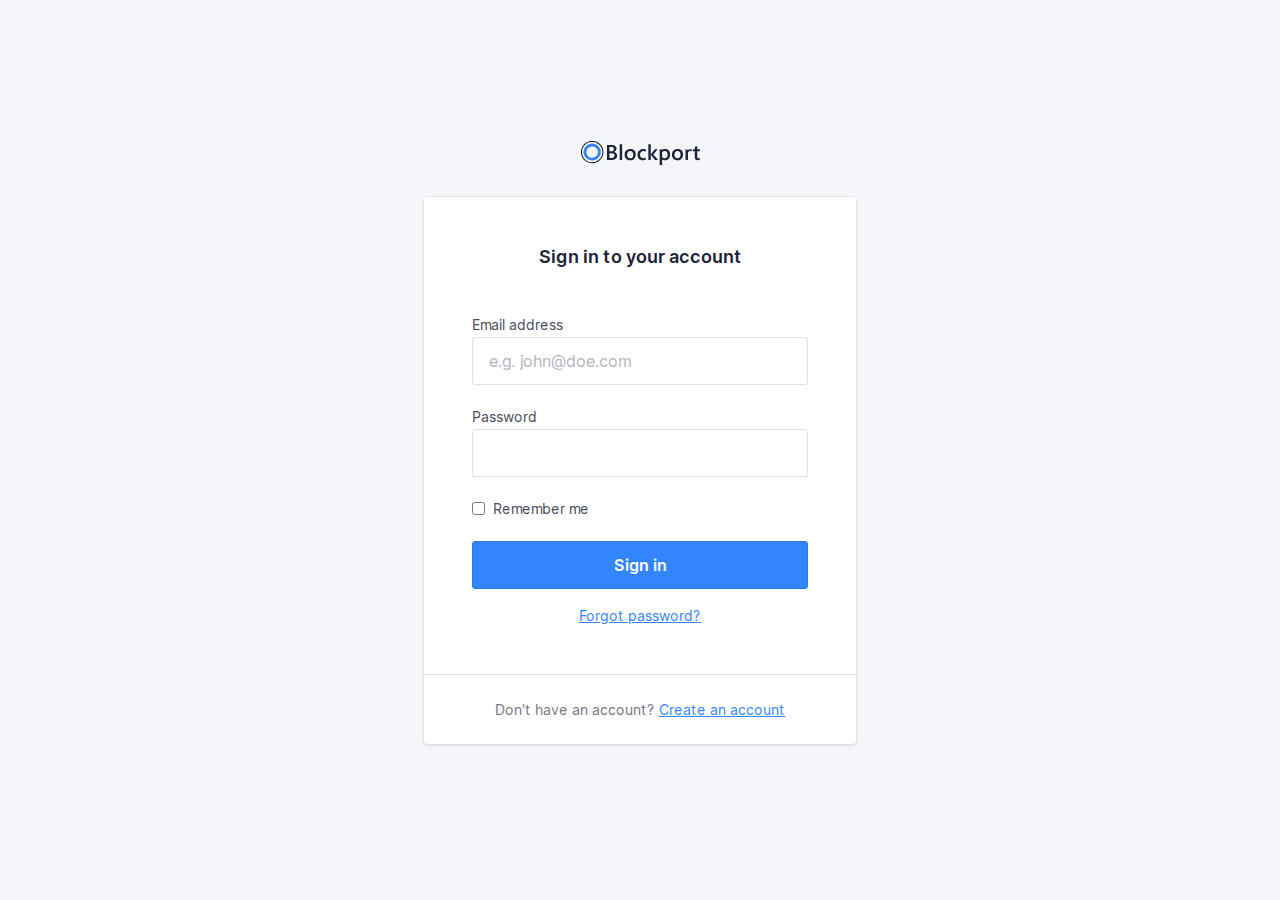
<file: index.html>
<!doctype html>
<html lang="en">

<head>
    <meta charset="utf-8">
    <meta http-equiv="x-ua-compatible" content="ie=edge">
    <title>Blockport - Sign in</title>
    <meta name="description" content="This is my HTML5 boilerplate.">
    <meta name="viewport" content="width=device-width, initial-scale=1.0">
    <meta name="msapplication-TileColor" content="#3385FF">
    <meta name="theme-color" content="#3385FF">

    <link rel="apple-touch-icon" sizes="180x180" href="apple-touch-icon.png">
    <link rel="icon" type="image/png" sizes="32x32" href="favicon-32x32.png">
    <link rel="icon" type="image/png" sizes="16x16" href="favicon-16x16.png">
    <link rel="manifest" href="site.webmanifest">
    <link rel="mask-icon" href="safari-pinned-tab.svg" color="#3385FF">

    <link rel="stylesheet" href="css/normalize.css">
    <link rel="stylesheet" href="css/screen.css">
</head>

<body>
    <section class="o-row o-row--lg o-row--login">
        <div class="o-container u-max-width-xs">
            <h1 class="c-logo">
                <svg class="c-logo__symbol" viewBox="0 0 119 24" xmlns="http://www.w3.org/2000/svg">
                    <title>Blockport</title>
                    <path class="c-logo__path c-logo__path--1"
                        d="M25.9496128,18.9917356 L25.9496128,4.04231406 L30.7396633,4.04231406 C32.19945,4.04231406 33.3560606,4.35834712 34.2094949,4.99041321 C35.0252057,5.55089835 35.5052521,6.4769114 35.4896465,7.4598347 C35.5056187,8.25676883 35.2485893,9.03557965 34.7604209,9.6694215 C34.2511175,10.3119823 33.5500641,10.7791057 32.7570539,11.0042975 L32.7570539,11.0459504 C33.6957957,11.1207168 34.5764055,11.5260387 35.2392256,12.1884297 C35.8602694,12.8310744 36.1707912,13.6667769 36.1707912,14.6955372 C36.1979832,15.9155062 35.6268682,17.0730015 34.6382155,17.8016529 C33.6205051,18.5950413 32.3363468,18.9917356 30.7857407,18.9917356 L25.9496128,18.9917356 Z M41.1511616,18.9918689 L38.6990404,18.9918689 L38.6990404,3.18727869 L41.1511616,3.18727869 L41.1511616,18.9918689 Z M49.1105387,19.2396694 C47.4477441,19.2396694 46.1195118,18.741157 45.1258418,17.7441322 C44.1321717,16.7471074 43.6360046,15.4247934 43.6373401,13.7771901 C43.6373401,11.9841322 44.1548767,10.5838017 45.1899495,9.57619833 C46.2250223,8.56859504 47.6200337,8.06479338 49.3749832,8.06479338 C51.0591469,8.06479338 52.3720202,8.55471073 53.3136027,9.53454547 C54.2551852,10.5143802 54.7226376,11.8730579 54.7159596,13.6105785 C54.7159596,15.313719 54.2091077,16.677686 53.195404,17.7024794 C52.1817003,18.7272727 50.8200787,19.2396694 49.1105387,19.2396694 Z M64.9231145,18.4998347 C63.986548,19.011405 62.9292595,19.2667693 61.8599663,19.2396694 C60.2572727,19.2396694 58.9657689,18.7444628 57.9854545,17.7540496 C57.0051402,16.7636364 56.5136477,15.4796694 56.5109764,13.9021488 C56.5109764,12.1434711 57.0385299,10.7312397 58.0936364,9.66545453 C59.1487429,8.59966942 60.5611166,8.0661157 62.3307576,8.06479338 C63.2258904,8.04636779 64.1144193,8.22027864 64.9351347,8.57454547 L64.9351347,10.8277686 C64.2490961,10.2941313 63.4035149,10.0011171 62.5310943,9.99471073 C61.5738178,9.96365776 60.6492491,10.3415166 59.9928283,11.0320661 C59.3330526,11.7236364 59.003165,12.6287603 59.003165,13.747438 C59.003165,14.8661157 59.3136869,15.7381818 59.9347306,16.3636364 C60.5557744,17.0023141 61.3891751,17.3216529 62.4349327,17.3216529 C63.3470917,17.3090469 64.2260005,16.9806241 64.9191077,16.3933884 L64.9191077,18.4998347 L64.9231145,18.4998347 Z M77.1256229,18.9918689 L74.0304209,18.9918689 L69.8393771,13.8605902 L69.7973064,13.8605902 L69.7973064,18.9918689 L67.3451852,18.9918689 L67.3451852,3.18727869 L69.7973064,3.18727869 L69.7973064,13.2039344 L69.8393771,13.2039344 L73.7980303,8.31462295 L76.7349663,8.31462295 L72.2814815,13.4718689 L77.1256229,18.9918689 Z M118.81569,18.8747107 C118.223016,19.1343064 117.578072,19.2557712 116.930522,19.2297521 C114.839007,19.2297521 113.793249,18.2380165 113.793249,16.2545455 L113.793249,10.2128926 L111.990219,10.2128926 L111.990219,8.31669423 L113.793249,8.31669423 L113.793249,5.84528927 L116.235354,5.15702479 L116.235354,8.31669423 L118.81569,8.31669423 L118.81569,10.2128926 L116.235354,10.2128926 L116.235354,15.5504132 C116.235354,16.1824793 116.351549,16.6340496 116.583939,16.905124 C116.81633,17.1761983 117.202312,17.3084298 117.741886,17.3018182 C118.130518,17.3099664 118.50999,17.1844984 118.81569,16.9467769 L118.81569,18.8647934 L118.81569,18.8747107 Z M109.678333,8.12826445 C110.052664,8.12904551 110.426384,8.1582218 110.796212,8.21553718 L110.796212,10.2961983 C110.392833,10.129817 109.958979,10.0480952 109.522071,10.0561983 C108.65244,10.0185786 107.815007,10.3854441 107.258266,11.0479339 C107.143588,11.1960713 107.043624,11.3548242 106.959764,11.5219835 L106.959764,18.9917356 L104.519663,18.9917356 L104.519663,8.37818184 L106.959764,8.66776859 L106.959764,8.67768594 C107.814579,8.30025824 108.742499,8.11272598 109.678333,8.12826445 Z M96.4320707,19.2396694 C94.7692761,19.2396694 93.4410438,18.741157 92.4473737,17.7441322 C91.4537037,16.7471074 90.9575366,15.4247934 90.9588721,13.7771901 C90.9588721,11.9841322 91.4764087,10.5838017 92.5114815,9.57619833 C93.5465543,8.56859504 94.9415657,8.06479338 96.6965152,8.06479338 C98.3806789,8.06479338 99.6935522,8.55471073 100.635135,9.53454547 C101.576717,10.5143802 102.04417,11.8730579 102.037492,13.6105785 C102.037492,15.313719 101.53064,16.677686 100.516936,17.7024794 C99.5032323,18.7272727 98.1416107,19.2396694 96.4320707,19.2396694 Z M87.7494781,9.53454547 C88.6883893,10.5157025 89.1578451,11.873719 89.1578451,13.608595 C89.1591806,15.3117355 88.6523287,16.6757025 87.6372896,17.7004959 C86.6222504,18.7252892 85.258625,19.2376859 83.5464141,19.2376859 C82.7065422,19.2489838 81.8737089,19.0847473 81.1023064,18.7557025 L81.1023064,23.8968595 L78.6622054,23.8968595 L78.6622054,8.31471073 L81.1023064,8.60429752 C81.9552279,8.23296681 82.8792553,8.04891403 83.8108586,8.06479338 C85.5017003,8.06479338 86.8145736,8.55471073 87.7494781,9.53454547 Z M96.5422559,9.99471073 C95.6726247,9.95709108 94.8351921,10.3239565 94.2784512,10.9864463 C93.7241864,11.6476033 93.4470539,12.5580165 93.4470539,13.7176859 C93.4470539,14.8363636 93.7275253,15.7170248 94.288468,16.3596694 C94.8529651,17.0028668 95.6823515,17.3568733 96.5422559,17.3216529 C97.5038721,17.3216529 98.2424466,17.0056198 98.7579798,16.3735537 C99.273513,15.7414876 99.5366216,14.8416529 99.5473064,13.6740496 C99.5473064,12.4998347 99.28954,11.5927273 98.7740067,10.9527273 C98.2584735,10.3127273 97.5145568,9.99338845 96.5422559,9.99471073 Z M28.4438047,6.03570248 L28.4438047,10.286281 L30.0645286,10.286281 C30.9353255,10.286281 31.6178058,10.0833058 32.1119697,9.67735538 C32.6061335,9.27140494 32.8532155,8.69619836 32.8532155,7.95173555 C32.8532155,6.67305785 31.9897643,6.03371902 30.262862,6.03371902 L28.4418013,6.03371902 L28.4438047,6.03570248 Z M28.4438047,12.2796694 L28.4438047,17.0082644 L30.5813973,17.0082644 C31.5163019,17.0082644 32.237514,16.7947108 32.7450337,16.3676033 C33.2602043,15.9259125 33.5416601,15.2742418 33.5083165,14.6003306 C33.5083165,13.0505785 32.4238271,12.2757025 30.2548485,12.2757025 L28.4518182,12.2757025 L28.4438047,12.2796694 Z M49.226734,9.99471073 C48.3571028,9.95709108 47.5196702,10.3239565 46.9629293,10.9864463 C46.4086646,11.6476033 46.131532,12.5580165 46.131532,13.7176859 C46.131532,14.8363636 46.4120034,15.7170248 46.9729461,16.3596694 C47.5370578,17.0036033 48.3664998,17.3583638 49.226734,17.3236364 C50.1883502,17.3236364 50.9269247,17.0076033 51.4424579,16.3755372 C51.9579912,15.7434711 52.2157576,14.8436364 52.2157576,13.6760331 C52.2157576,12.5018182 51.9579912,11.5947107 51.4424579,10.9547107 C50.9269247,10.3147108 50.1883502,9.99471073 49.226734,9.99471073 Z M85.8803367,16.3735537 C86.3958699,15.738843 86.6543043,14.8390083 86.6556397,13.6740496 C86.6556397,12.4985124 86.3978733,11.591405 85.8823401,10.9527273 C85.3668068,10.3140496 84.6282323,9.99471073 83.6666162,9.99471073 C82.796985,9.95709108 81.9595523,10.3239565 81.4028114,10.9864463 C81.2895823,11.124335 81.1896456,11.2724196 81.1043098,11.4287603 L81.1043098,15.9153719 C81.6149937,16.8312057 82.6094895,17.3774459 83.6646128,17.3216529 C84.626229,17.3216529 85.3648035,17.0056198 85.8803367,16.3735537 Z">
                    </path>
                    <path class="c-logo__path c-logo__path--2"
                        d="M11.1988215,19.5867769 C7.72899435,19.5891833 4.59940205,17.5218316 3.26949789,14.3488101 C1.93959376,11.1757885 2.67130845,7.5220381 5.12341434,5.09144786 C7.57552021,2.66085764 11.2650639,1.93214337 14.4714645,3.24513351 C17.6778651,4.55812363 19.7696074,7.65421885 19.771229,11.0895868 C19.7679239,15.7772288 15.9334776,19.5780304 11.1988215,19.5867769 Z M11.1988215,5.38314051 C8.86509736,5.38073339 6.75988968,6.77093308 5.86550131,8.90506387 C4.97111293,11.0391947 5.46382249,13.496632 7.11372873,15.1307206 C8.76363496,16.7648092 11.2455511,17.2534798 13.4013998,16.3687158 C15.5572486,15.4839518 16.962125,13.4001349 16.9605051,11.0895868 C16.9572,7.93949107 14.3805102,5.38572999 11.1988215,5.37917355 L11.1988215,5.38314051 Z">
                    </path>
                    <path class="c-logo__path c-logo__path--3"
                        d="M21.2917845,15.8796694 C21.3118182,15.8380165 21.3358586,15.8023141 21.3558923,15.7606612 C22.6443671,13.0744887 22.7786498,9.98607785 21.7280964,7.20021549 C20.6775431,4.41435317 18.5317957,2.16875244 15.7805219,0.975867769 L15.7805219,0.96 C15.6683333,0.910413222 15.5541414,0.874710744 15.4419529,0.82909091 C15.2937037,0.767603308 15.1434512,0.710082645 14.9931987,0.656528927 C14.792862,0.583140496 14.5925253,0.517685949 14.378165,0.458181816 C14.2319192,0.414545453 14.0856734,0.374876033 13.9394276,0.337190082 C13.7203928,0.281652893 13.501358,0.23338843 13.2823232,0.192396694 C13.1480976,0.16661157 13.0138721,0.144793388 12.8816498,0.124958678 C12.6546016,0.0905785125 12.4275533,0.0634710744 12.2005051,0.0436363637 C12.0762963,0.0337190082 11.9500842,0.0238016529 11.8258754,0.0178512397 C11.5881425,0.00462809917 11.3510774,-0.000661157024 11.1146801,0.00198347107 C10.988468,0.00198347107 10.8622559,0.00198347107 10.7380471,0.0119008265 C10.5076599,0.0218181818 10.2792761,0.0376859504 10.0528956,0.0614876034 C9.9146633,0.0753719009 9.77843434,0.0932231406 9.64220539,0.113057851 C9.44186869,0.142809918 9.22350168,0.176528926 9.01715488,0.218181818 C8.86089226,0.249917356 8.70462963,0.283636364 8.548367,0.321322314 C8.39210438,0.359008265 8.18575758,0.412561983 8.00745791,0.466115701 C7.82915825,0.519669423 7.65286195,0.577190081 7.47656566,0.638677688 C7.30026936,0.70016529 7.17405724,0.747768594 7.02580808,0.807272727 C6.82547138,0.884628098 6.63715488,0.969917355 6.44483165,1.05719008 C6.31861953,1.11471074 6.19441077,1.17421488 6.07220539,1.23768595 C5.87186869,1.34082644 5.67153199,1.45190082 5.47119529,1.56694215 C5.36301347,1.63041322 5.25683502,1.69586777 5.15065657,1.76528926 C4.95165543,1.89752066 4.75666107,2.02975207 4.5656734,2.16198347 C4.46416949,2.23603306 4.36400114,2.31140496 4.26516835,2.38809918 C4.07952302,2.52958678 3.89721661,2.67834711 3.71824916,2.83438017 C3.61607744,2.92363636 3.51791246,3.0168595 3.41774411,3.11008265 C3.25747475,3.26347108 3.10121212,3.42214876 2.94895623,3.5861157 C2.84678451,3.69719008 2.74861953,3.81024794 2.64845118,3.92528926 C2.51021886,4.08793389 2.37599327,4.25454547 2.24777778,4.42512397 C2.15161616,4.55206611 2.05946128,4.68099175 1.96930976,4.82181816 C1.90119529,4.92099175 1.82506734,5.0201653 1.75895623,5.11537188 C1.69284512,5.2105785 1.65878788,5.29190081 1.60670034,5.37917355 C1.53457912,5.49818184 1.46446128,5.61917355 1.40636364,5.74214876 C1.28415825,5.96231406 1.16796296,6.18446282 1.06178451,6.40859504 C1.02372054,6.44826445 0.995673401,6.49586778 0.981649832,6.54148761 C0.967626263,6.58710744 0.939579125,6.65454547 0.915538721,6.71008265 C0.808692479,6.95471075 0.711863077,7.20132232 0.625050505,7.44991735 C0.588989899,7.55438018 0.55426487,7.65884298 0.520875421,7.76330577 C0.444747475,8.00528927 0.377968575,8.24793388 0.320538721,8.49123966 C0.291156005,8.61157023 0.263776655,8.73190084 0.238400673,8.85223141 C0.191655443,9.07966942 0.152255892,9.30710742 0.12020202,9.53454547 C0.10016835,9.67338842 0.0821380471,9.81024795 0.0681144781,9.9490909 C0.0460774411,10.1613223 0.0320538721,10.3715703 0.022037037,10.5838017 C0.022037037,10.7365289 0.010016835,10.8872727 0.010016835,11.04 C0.010016835,11.2383471 0.010016835,11.4366942 0.026043771,11.6350413 C0.026043771,11.7917356 0.0440740741,11.9484297 0.0580976431,12.105124 C0.0761279461,12.3034711 0.104175084,12.5018182 0.132222222,12.7001653 C0.146245791,12.8429752 0.18030303,13.0036364 0.2003367,13.1543802 C0.238400673,13.3527273 0.286481481,13.5510744 0.336565657,13.7494215 C0.380639731,13.8961983 0.406683502,14.0330579 0.446750842,14.1758678 C0.506851852,14.3742149 0.576969697,14.5844628 0.647087542,14.7867769 C0.693164983,14.9157025 0.739242424,15.0446281 0.789326599,15.1715703 C0.871464646,15.3699174 0.963619529,15.5801653 1.05777778,15.7804959 C1.11387205,15.8995041 1.16996633,16.0185124 1.23006734,16.1355372 C1.33223906,16.3338843 1.44242424,16.5322314 1.55461279,16.7166942 C1.62473064,16.8357025 1.69484848,16.9527273 1.76897306,17.0677686 C1.88316498,17.2442975 2.00537037,17.4168595 2.12957912,17.587438 C2.21973064,17.7123967 2.31188552,17.8353719 2.40804714,17.9563636 C2.50420875,18.0773554 2.65646465,18.2519008 2.78468013,18.3966942 C2.91289562,18.5414876 3.02308081,18.6644628 3.14929293,18.7933884 C3.27550505,18.9223141 3.3876936,19.027438 3.51190236,19.1424794 C3.63611111,19.2575206 3.81841751,19.4241322 3.98069024,19.5590082 C4.09287879,19.6522314 4.20907407,19.7434711 4.32727273,19.8327273 C4.50957912,19.9735537 4.69388889,20.1084297 4.88621212,20.2294215 C4.9362963,20.2631405 4.98037037,20.3008265 5.03045455,20.3345455 C7.52290169,21.989742 10.5859073,22.5756212 13.5217147,21.9587191 C16.4575222,21.3418171 19.0161165,19.5746694 20.6146465,17.0598347 L20.6266667,17.0598347 C20.6647306,17.0003306 20.6947811,16.9368595 20.7328451,16.8753719 C20.8149832,16.7424794 20.8911111,16.6036364 20.9692424,16.4647934 C21.0854377,16.2763636 21.1936195,16.08 21.2917845,15.8796694 Z M6.96771044,20.4198347 C6.40765296,20.1694737 5.87129224,19.8701033 5.36501684,19.5252893 C5.18671717,19.4042975 5.01442761,19.2773554 4.84614478,19.1464463 C4.73996633,19.065124 4.63378788,18.9818182 4.53161616,18.8965289 C4.38136364,18.7715703 4.23912458,18.6406612 4.09888889,18.5097521 C3.9586532,18.378843 3.87451178,18.2995041 3.76632997,18.1884297 C3.65814815,18.0773554 3.53794613,17.9444628 3.42976431,17.8214876 C3.32158249,17.6985124 3.19737374,17.5557025 3.08718855,17.4247934 C2.97700337,17.2938843 2.91489899,17.1986777 2.83075758,17.0836364 C2.71656566,16.9249587 2.60237374,16.766281 2.49819865,16.6036364 C2.43008418,16.4965289 2.36597643,16.3894215 2.29786195,16.2803306 C2.19368687,16.1038017 2.09752525,15.9252893 1.9973569,15.7447934 C1.94126263,15.6376859 1.89117845,15.528595 1.83909091,15.4195041 C1.7609596,15.2231405 1.67681818,15.0386777 1.60069024,14.8482644 C1.55461279,14.7332231 1.51454545,14.6161983 1.47247475,14.501157 C1.40436027,14.3127273 1.34025253,14.1242975 1.28415825,13.9319008 C1.24609428,13.8029752 1.2140404,13.6760331 1.18198653,13.5490909 C1.13590909,13.3626446 1.09183502,13.1761983 1.05577441,12.9897521 C1.02973064,12.8429752 1.0076936,12.7140496 0.981649832,12.5771901 C0.953602694,12.3927273 0.92956229,12.2082644 0.911531987,12.0218182 C0.897508418,11.8809918 0.889494949,11.7401653 0.881481481,11.5993388 C0.881481481,11.4109091 0.865454545,11.2224794 0.865454545,11.0340496 C0.865454545,10.8971901 0.865454545,10.7603306 0.877474747,10.6254545 C0.877474747,10.4271074 0.899511785,10.2287603 0.919545455,10.0304132 C0.931565657,9.90743803 0.94959596,9.78247936 0.965622896,9.65950414 C0.995673401,9.44528927 1.03173401,9.23107436 1.07580808,9.01884299 C1.09784512,8.91173555 1.12188552,8.80462812 1.14792929,8.69950414 C1.20402357,8.47074382 1.27080247,8.24330577 1.34826599,8.01719009 C1.37764871,7.9246281 1.408367,7.83206612 1.44042088,7.73950414 C1.52189113,7.50545453 1.61204265,7.2740496 1.71087542,7.04528927 C1.75094276,6.95206611 1.7910101,6.86082645 1.83508418,6.76958679 C1.93525253,6.55537188 2.03542088,6.3490909 2.15762626,6.14479338 C2.21973064,6.03570248 2.27983165,5.92661158 2.34594276,5.81752064 C2.45412458,5.63900825 2.5683165,5.46644628 2.68651515,5.29586778 C2.7686532,5.17685949 2.85279461,5.0598347 2.93893939,4.94479338 C3.06047699,4.7847934 3.18602133,4.62876031 3.31557239,4.47669423 C3.40505612,4.36826447 3.49520763,4.26710742 3.58602694,4.17322312 C3.73026936,4.01983471 3.87718294,3.86842975 4.02676768,3.71900826 C4.11491582,3.63438017 4.20506734,3.55173554 4.29722222,3.47107438 C4.46016275,3.32694215 4.62710998,3.18809917 4.79806397,3.05454545 C4.88754769,2.98446281 4.978367,2.91834711 5.07052189,2.85619835 C5.24815375,2.72396694 5.42912458,2.60099173 5.61343434,2.48727273 C5.71093152,2.42512397 5.80909651,2.36561983 5.90792929,2.30876033 C6.09090349,2.20165289 6.27654882,2.09983471 6.46486532,2.00330579 C6.57705387,1.94644628 6.69057799,1.89157025 6.80543771,1.83867769 C6.98306957,1.75669422 7.16203704,1.67933884 7.34234007,1.60661157 C7.47589785,1.55239669 7.61413018,1.50082645 7.75703704,1.45190082 C7.91864196,1.39504132 8.08225029,1.34214876 8.24786195,1.29322314 C8.41347361,1.24429752 8.57975307,1.2 8.74670034,1.16033058 C8.8896072,1.12595041 9.03318182,1.09421488 9.17742424,1.06512397 C9.36841191,1.02677686 9.56073514,0.994380165 9.75439394,0.967933885 C9.87993826,0.950743802 10.0061504,0.934876033 10.1330303,0.920330577 C10.3440516,0.899173554 10.5557407,0.883966942 10.7680976,0.874710744 L11.1126768,0.874710744 C11.3317116,0.874710744 11.5514141,0.880000001 11.7717845,0.890578513 L12.1143603,0.914380167 C12.3307239,0.932892563 12.5464197,0.958677687 12.7614478,0.991735538 C12.8829854,1.01024793 13.004523,1.0307438 13.1260606,1.05322314 C13.330404,1.09157025 13.5347475,1.13652893 13.7390909,1.18809918 C13.8713131,1.22181818 14.0035354,1.25752066 14.1397643,1.29719008 C14.3320875,1.35404959 14.523743,1.41619835 14.7147306,1.48363636 C14.8509596,1.53322314 14.9851852,1.58479339 15.115404,1.64033058 C17.755199,2.69780719 19.8336285,4.79210648 20.8551251,7.42387715 C21.8766218,10.0556478 21.7496417,12.9890377 20.5044613,15.5246281 C20.4123064,15.7229752 20.3041246,15.8975206 20.207963,16.08 C20.1378451,16.2029752 20.0697306,16.3279339 19.9956061,16.4489256 C17.2731751,20.8198837 11.7011151,22.517402 6.96771044,20.4178512 L6.96771044,20.4198347 Z">
                    </path>
                </svg>
            </h1>
            <form class="c-card" action="#">
                <div class="c-card__body">
                    <h2 class="c-card__title">
                        Sign in to your account
                    </h2>
                    <p class="c-form-field">
                        <label class="c-label" for="username">
                            Email address
                        </label>
                        <input class="c-input" type="email" name="username" id="username"
                            placeholder="e.g. john@doe.com" required>
                    </p>
                    <p class="c-form-field">
                        <label class="c-label" for="password">
                            Password
                        </label>
                        <input class="c-input" type="password" name="password" id="password" required>
                    </p>
                    <p class="c-form-field c-form-field--option">
                        <input class="c-option" type="checkbox" id="rememberme">
                        <label class="c-label c-label--option" for="rememberme">
                            Remember me
                        </label>
                    </p>
                    <p class="u-mb-md">
                        <!-- Input type button
                                <input type="submit" class="o-button-reset c-button" value="Sign in"/>
                            -->
                        <!-- Button -->
                        <button class="o-button-reset c-button">Sign in</button>
                    </p>
                    <p class="u-text-sm u-align-text-center">
                        <a href="#!">
                            Forgot password?
                        </a>
                    </p>
                </div>
                <div class="c-card__footer">
                    <p class="u-align-text-center u-text-sm u-color-neutral-dark">
                        Don't have an account? <a href="#">Create an account</a>
                    </p>
                </div>
            </form>

        </div>
    </section>
</body>

</html>
</file>
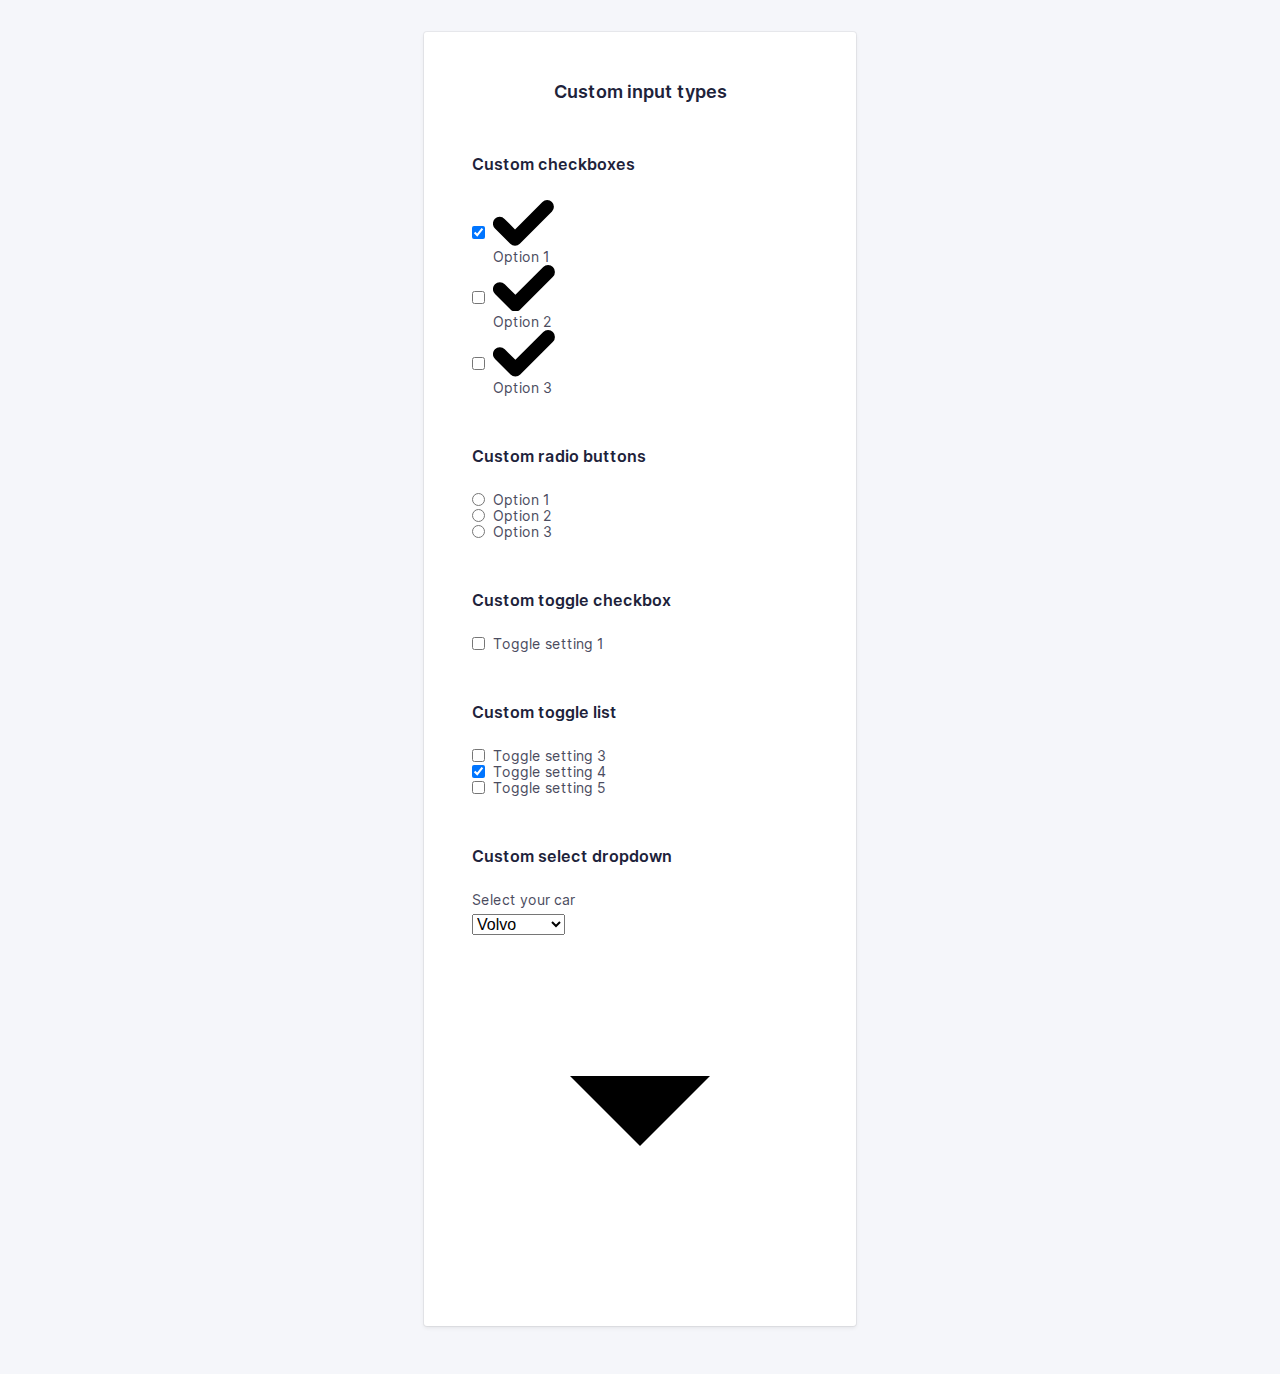
<file: inputs.html>
<!doctype html>
<html lang="en">
    <head>
        <meta charset="utf-8">
        <meta http-equiv="x-ua-compatible" content="ie=edge">
        <title>Blockport - Custom input types</title>
        <meta name="description" content="This is my HTML5 boilerplate.">
        <meta name="viewport" content="width=device-width, initial-scale=1.0">
        <meta name="msapplication-TileColor" content="#3385FF">
        <meta name="theme-color" content="#3385FF">

        <link rel="apple-touch-icon" sizes="180x180" href="apple-touch-icon.png">
        <link rel="icon" type="image/png" sizes="32x32" href="favicon-32x32.png">
        <link rel="icon" type="image/png" sizes="16x16" href="favicon-16x16.png">
        <link rel="manifest" href="site.webmanifest">
        <link rel="mask-icon" href="safari-pinned-tab.svg" color="#3385FF">

        <link rel="stylesheet" href="css/normalize.css">
        <link rel="stylesheet" href="css/screen.css">
        <script type="text/javascript">
            function togglePassword() {
                var passwordInput = document.querySelector(".js-password-input");

                if (passwordInput.type === "password") {
                    passwordInput.type = "text";
                } else {
                    passwordInput.type = "password";
                }
            }
        </script>
    </head>
    <body>
        <section class="o-row o-row--lg o-row--login o-row--beta">
            <div class="o-container u-max-width-xs">
                <form class="c-card" action="#">
                    <div class="c-card__body">
                        <h2 class="c-card__title">
                            Custom input types
                        </h2>
                        <div class="o-section">
                            <!-- Custom checkboxes -->
                            <h5>
                                Custom checkboxes
                            </h5>
                            <ul class="o-list c-option-list">
                                <li class="c-form-field c-form-field--option c-option-list__item">
                                    <input class="c-option c-option--hidden" type="checkbox" id="checkbox1" checked>
                                    <label class="c-label c-label--option c-custom-option" for="checkbox1">
                                        <span class="c-custom-option__fake-input c-custom-option__fake-input--checkbox">
                                            <svg class="c-custom-option__symbol" xmlns="http://www.w3.org/2000/svg" viewBox="0 0 9 6.75">
                                                <path d="M4.75,9.5a1,1,0,0,1-.707-.293l-2.25-2.25A1,1,0,1,1,3.207,5.543L4.75,7.086,8.793,3.043a1,1,0,0,1,1.414,1.414l-4.75,4.75A1,1,0,0,1,4.75,9.5" transform="translate(-1.5 -2.75)"/>
                                            </svg>
                                        </span>
                                        Option 1
                                    </label>
                                </li>
                                <li class="c-form-field c-form-field--option c-option-list__item">
                                    <input class="c-option c-option--hidden" type="checkbox" id="checkbox2">
                                    <label class="c-label c-label--option c-custom-option" for="checkbox2">
                                        <span class="c-custom-option__fake-input c-custom-option__fake-input--checkbox">
                                            <svg class="c-custom-option__symbol" xmlns="http://www.w3.org/2000/svg" viewBox="0 0 9 6.75">
                                                <path d="M4.75,9.5a1,1,0,0,1-.707-.293l-2.25-2.25A1,1,0,1,1,3.207,5.543L4.75,7.086,8.793,3.043a1,1,0,0,1,1.414,1.414l-4.75,4.75A1,1,0,0,1,4.75,9.5" transform="translate(-1.5 -2.75)"/>
                                            </svg>
                                        </span>
                                        Option 2
                                    </label>
                                </li>
                                <li class="c-form-field c-form-field--option c-option-list__item">
                                    <input class="c-option c-option--hidden" type="checkbox" id="checkbox3">
                                    <label class="c-label c-label--option c-custom-option" for="checkbox3">
                                        <span class="c-custom-option__fake-input c-custom-option__fake-input--checkbox">
                                            <svg class="c-custom-option__symbol" xmlns="http://www.w3.org/2000/svg" viewBox="0 0 9 6.75">
                                                <path d="M4.75,9.5a1,1,0,0,1-.707-.293l-2.25-2.25A1,1,0,1,1,3.207,5.543L4.75,7.086,8.793,3.043a1,1,0,0,1,1.414,1.414l-4.75,4.75A1,1,0,0,1,4.75,9.5" transform="translate(-1.5 -2.75)"/>
                                            </svg>
                                        </span>
                                        Option 3
                                    </label>
                                </li>
                            </ul>
                        </div>
                        <div class="o-section">
                            <!-- Custom radio buttons -->
                            <h5>
                                Custom radio buttons
                            </h5>
                            <ul class="o-list c-option-list">
                                <li class="c-form-field c-form-field--option c-option-list__item">
                                    <input class="c-option c-option--hidden" type="radio" name="radios" id="radio1">
                                    <label class="c-label c-label--option c-custom-option" for="radio1">
                                        <span class="c-custom-option__fake-input c-custom-option__fake-input--radio">
                                            <span class="c-custom-option__symbol"></span>
                                        </span>
                                        Option 1
                                    </label>
                                </li>
                                <li class="c-form-field c-form-field--option c-option-list__item">
                                    <input class="c-option c-option--hidden" type="radio" name="radios" id="radio2">
                                    <label class="c-label c-label--option c-custom-option" for="radio2">
                                        <span class="c-custom-option__fake-input c-custom-option__fake-input--radio">
                                            <span class="c-custom-option__symbol"></span>
                                        </span>
                                        Option 2
                                    </label>
                                </li>
                                <li class="c-form-field c-form-field--option c-option-list__item">
                                    <input class="c-option c-option--hidden" type="radio" name="radios" id="radio3">
                                    <label class="c-label c-label--option c-custom-option" for="radio3">
                                        <span class="c-custom-option__fake-input c-custom-option__fake-input--radio">
                                            <span class="c-custom-option__symbol"></span>
                                        </span>
                                        Option 3
                                    </label>
                                </li>
                            </ul>
                        </div>
                        <div class="o-section">
                            <!-- Custom toggle checkboxes -->
                            <h5>
                                Custom toggle checkbox
                            </h5>
                            <p class="c-form-field c-form-field--option">
                                <input class="c-option c-option--hidden" type="checkbox" id="toggle1">
                                <label class="c-label c-label--option c-custom-toggle" for="toggle1">
                                    <span class="c-custom-toggle__fake-input">
                                    </span>
                                    Toggle setting 1
                                </label>
                            </p>
                        </div>
                        <div class="o-section">
                            <h5>
                                Custom toggle list
                            </h5>
                            <ul class="o-list c-toggle-list">
                                <li class="c-form-field c-form-field--option c-toggle-list__item">
                                    <input class="c-option c-option--hidden" type="checkbox" id="toggle3">
                                    <label class="c-label c-label--option c-custom-toggle c-custom-toggle--inverted" for="toggle3">
                                        <span class="c-custom-toggle__fake-input">
                                        </span>
                                        Toggle setting 3
                                    </label>
                                </li>
                                <li class="c-form-field c-form-field--option c-toggle-list__item">
                                    <input class="c-option c-option--hidden" type="checkbox" id="toggle4" checked>
                                    <label class="c-label c-label--option c-custom-toggle c-custom-toggle--inverted" for="toggle4">
                                        <span class="c-custom-toggle__fake-input">
                                        </span>
                                        Toggle setting 4
                                    </label>
                                </li>
                                <li class="c-form-field c-form-field--option c-toggle-list__item">
                                    <input class="c-option c-option--hidden" type="checkbox" id="toggle5">
                                    <label class="c-label c-label--option c-custom-toggle c-custom-toggle--inverted" for="toggle5">
                                        <span class="c-custom-toggle__fake-input">
                                        </span>
                                        Toggle setting 5
                                    </label>
                                </li>
                            </ul>
                        </div>
                        <div class="o-section">
                            <!-- Custom select -->
                            <h5>
                                Custom select dropdown
                            </h5>
                            <p class="c-form-field">
                                <label class="c-label" for="select1">
                                    Select your car
                                </label>
                                <span class="c-custom-select">
                                    <select class="c-custom-select__input" class="" name="select1" id="select1">
                                        <option value="volvo">Volvo</option>
                                        <option value="saab">Saab</option>
                                        <option value="mercedes">Mercedes</option>
                                        <option value="audi">Audi</option>
                                    </select>
                                    <svg class="c-custom-select__symbol" xmlns="http://www.w3.org/2000/svg" viewBox="0 0 24 24">
                                        <path d="M7,10l5,5,5-5Z"/>
                                    </svg>
                                </span>
                            </p>
                        </div>
                    </div>
                </form>
            </div>
        </section>
    </body>
</html>
</file>
<file: css/screen.css>
/*------------------------------------*\
#FONTS
\*------------------------------------*/

@font-face {
    font-family: "Inter Web";
    font-weight: 400;
    src: url("../fonts/Inter-Regular.woff2") format("woff2")
}

@font-face {
    font-family: "Inter Web";
    font-weight: 600;
    src: url("../fonts/Inter-SemiBold.woff2") format("woff2")
}

/*------------------------------------*\
#Variables
\*------------------------------------*/

:root {
    /* colors */
    --global-color-alpha-light: #4F95FF;
    --global-color-alpha: #3385FF;
    --global-color-alpha-dark: #2E77E6;
    --global-color-alpha-x-dark: #1B4186;
    --global-color-alpha-transparent: #3385ffbf;
    --global-color-alpha-x-transparent: #3385ff4d;

    --global-color-neutral-xxxx-light: #F5F6FA;
    --global-color-neutral-xxx-light: #E2E3E7;
    --global-color-neutral-xx-light: #caccd4;
    --global-color-neutral-x-light: #b5b6c0;
    --global-color-neutral-light: #a0a1ad;
    --global-color-neutral: #8b8c9a;
    --global-color-neutral-dark: #757787;
    --global-color-neutral-x-dark: #606274;
    --global-color-neutral-xx-dark: #4b4c60;
    --global-color-neutral-xxx-dark: #35374d;
    --global-color-neutral-xxxx-dark: #20223a;

    /* border stuff */
    --global-borderRadius: 3px;
    --global-borderWidth: 1px;

    /* transitions */
    --global-transitionTiming-alpha: .1s ease-out;

    /* Baseline settings */
    --global-baseline: 8px;         
    --global-whitespace: calc(var(--global-baseline) * 3); /* = 24px */

    --global-whitespace-xs: calc(var(--global-baseline) / 2); /* = 4px */
    --global-whitespace-sm: calc(var(--global-baseline) * 1); /*  = 8px */
    --global-whitespace-md: calc(var(--global-baseline) * 2); /*  = 16px */
    --global-whitespace-lg: calc(var(--global-baseline) * 4); /*  = 32px */
    --global-whitespace-xl: calc(var(--global-whitespace) * 2); /*  = 48px */
    --global-whitespace-xxl: calc(var(--global-whitespace) * 3); /*  = 72px */
}

/*------------------------------------*\
#GENERIC
\*------------------------------------*/

/*
    Generic: Page
    ---
    Global page styles + universal box-sizing:
*/

html {
    font-size: 16px;
    line-height: 1.5;
    font-family: "Inter Web", Helvetica, arial, sans-serif;
    color: var(--global-color-neutral-xxxx-dark);
    background-color: var(--global-color-neutral-xxxx-light);
    box-sizing: border-box;
    -webkit-font-smoothing: antialiased;
    -moz-osx-font-smoothing: grayscale;    
}

*,
*:before,
*:after {
    box-sizing: inherit;
}

/*
* Remove text-shadow in selection highlight:
* https://twitter.com/miketaylr/status/12228805301
*
* Customize the background color to match your design.
*/

::-moz-selection {
    background: var(--global-color-alpha);
    color: white;
    text-shadow: none;
}

::selection {
    background: var(--global-color-alpha);
    color: white;
    text-shadow: none;
}

/*------------------------------------*\
#Elements
\*------------------------------------*/

/*
Elements: Images
---
Default markup for images to make them responsive
*/

img {
    max-width: 100%;
    vertical-align: top;
}

/*
    Elements: typography
    ---
    Default markup for typographic elements
*/

h1,
h2,
h3 {
    font-weight: 700;
}

h1 {
    font-size: 36px;
    line-height: calc(var(--global-baseline) * 6);
    margin: 0 0 var(--global-whitespace);
}

h2 {
    font-size: 32px;
    line-height: calc(var(--global-baseline) * 5);
    margin: 0 0 var(--global-whitespace);
}

h3 {
    font-size: 26px;
    line-height: calc(var(--global-baseline) * 4);
    margin: 0 0 var(--global-whitespace);
}

h4,
h5,
h6 {
    font-size: 16px;
    font-weight: 600;
    line-height: calc(var(--global-baseline) * 3);
    margin: 0 0 var(--global-whitespace);
}

p,
ol,
ul,
dl,
table,
address,
figure {
    margin: 0 0 var(--global-whitespace);
}

ul,
ol {
    padding-left: var(--global-whitespace);
}

li ul,
li ol {
    margin-bottom: 0;
}

blockquote {
    font-style: normal;
    font-size: 23px;
    line-height: calc(var(--global-baseline) * 6);
    margin: 0 0 var(--global-whitespace);
}

blockquote * {
    font-size: inherit;
    line-height: inherit;
}

figcaption {
    font-weight: 400;
    font-size: 12px;
    line-height: calc(var(--global-baseline) * 2);
    margin-top: var(--global-whitespace-xxs);
}

hr {
    border: 0;
    height: var(--global-borderWidth);
    background: LightGrey;
    margin: 0 0 var(--global-whitespace);
}

a,
a:visited {
    transition: all var(--global-transitionTiming-alpha);
    color: var(--global-color-alpha);
    outline-color: var(--global-link-BoxShadowColor);
    outline-width: medium;
    outline-offset: 2px;
}

a:hover,
a:focus {
    color: var(--global-color-alpha-light);
}

a:active {
    color: var(--global-color-alpha-dark);
}

label,
input {
    display: block;
}

input::placeholder {
    color: var(--global-color-neutral-x-light);
}

/*------------------------------------*\
#OBJECTS
\*------------------------------------*/

/*
    Objects: Row
    ---
    Creates a horizontal row that stretches the viewport and adds padding around children
*/

.o-row {
    position: relative;
    padding: var(--global-whitespace) var(--global-whitespace) 0;
}

.o-row--login {
    min-height: 100vh;
    display: flex;
    align-items: center;
}

/* size modifiers */

.o-row--lg {
    padding-top: var(--global-whitespace-lg);
    padding-bottom: var(--global-whitespace);
}

@media (min-width: 768px) {
    .o-row {
        padding-left: var(--global-whitespace-lg);
        padding-right: var(--global-whitespace-lg);
    }
}

/*
    Objects: Container
    ---
    Creates a horizontal container that sets de global max-width
*/

.o-container {
    margin-left: auto;
    margin-right: auto;
    max-width: 79.5em; /* 79.5 * 16px = 1272 */
    width: 100%;
}

/*
    Objects: section
    ---
    Creates vertical whitespace between adjacent sections inside a row
*/

.o-section {
    position: relative;
}

.o-section + .o-section {
    padding-top: var(--global-whitespace);
}

@media (min-width: 768px) {
    .o-section--lg + .o-section--lg,
    .o-section--xl + .o-section--xl {
        padding-top: var(--global-whitespace-lg);
    }
}

@media (min-width: 992px) {
    .o-section--xl + .o-section--xl {
        padding-top: var(--global-whitespace-xxl);
    }
}

/*
    Objects: Layout
    ---
    The layout object provides us with a column-style layout system. This object
    contains the basic structural elements, but classes should be complemented
    with width utilities
*/

.o-layout {
    display: -webkit-flex;
    display: -ms-flexbox;
    display: flex;
    flex-wrap: wrap;
}

.o-layout__item {
    width: 100%;
}

/* gutter modifiers, these affect o-layout__item too */

.o-layout--gutter {
    margin: 0 -12px;
}

.o-layout--gutter > .o-layout__item {
    padding: 0 12px;
}

.o-layout--gutter-sm {
    margin: 0 -6px;
}

.o-layout--gutter-sm > .o-layout__item {
    padding: 0 6px;
}

.o-layout--gutter-lg {
    margin: 0 calc(var(--global-whitespace) * -1);
}

.o-layout--gutter-lg > .o-layout__item {
    padding: 0 var(--global-whitespace);
}

.o-layout--gutter-xl {
    margin: 0 calc(var(--global-whitespace-lg) * -1);
}

.o-layout--gutter-xl > .o-layout__item {
    padding: 0 var(--global-whitespace-lg);
}

/* reverse horizontal row modifier */

.o-layout--row-reverse {
    flex-direction: row-reverse;
}

/* Horizontal alignment modifiers*/

.o-layout--justify-start {
    justify-content: flex-start;
}

.o-layout--justify-end {
    justify-content: flex-end;
}

.o-layout--justify-center {
    justify-content: center;
}

.o-layout--justify-space-around {
    justify-content: space-around;
}

.o-layout--justify-space-evenly {
    justify-content: space-evenly;
}

.o-layout--justify-space-between {
    justify-content: space-between;
}

/* Vertical alignment modifiers */

.o-layout--align-start {
    align-items: flex-start;
}

.o-layout--align-end {
    align-items: flex-end;
}

.o-layout--align-center {
    align-items: center;
}

.o-layout--align-baseline {
    align-items: baseline;
}

/* Vertical alignment modifiers that only work if there is one than one flex item */

.o-layout--align-content-start {
    align-content: start;
}

.o-layout--align-content-end {
    align-content: end;
}

.o-layout--align-content-center {
    align-content: center;
}

.o-layout--align-content-space-around {
    align-content: space-around;
}

.o-layout--align-content-space-between {
    align-content: space-between;
}

/*
    Objects: List
    ---
    Small reusable object to remove default list styling from lists
*/

.o-list {
    list-style: none;
    padding: 0;
}

/*
    Object: Button reset
    ---
    Small button reset object
*/

.o-button-reset {
    border: none;
    margin: 0;
    padding: 0;
    width: auto;
    overflow: visible;
    background: transparent;

    /* inherit font & color from ancestor */
    color: inherit;
    font: inherit;

    /* Normalize `line-height`. Cannot be changed from `normal` in Firefox 4+. */
    line-height: normal;

    /* Corrects font smoothing for webkit */
    -webkit-font-smoothing: inherit;
    -moz-osx-font-smoothing: inherit;

    /* Corrects inability to style clickable `input` types in iOS */
    -webkit-appearance: none;
}

/*
    Object: Hide accessible
    ---
    Accessibly hide any element
*/

.o-hide-accessible {
    position: absolute;
    width: 1px;
    height: 1px;
    padding: 0;
    margin: -1px;
    overflow: hidden;
    clip: rect(0, 0, 0, 0);
    border: 0;
}

/*------------------------------------*\
#COMPONENTS
\*------------------------------------*/

/*
    Component: Logo
    ---
    Website main logo
*/

.c-logo {
    height: var(--global-whitespace);
    display: flex;
    align-items: center;
    justify-content: center;
    margin-bottom: var(--global-whitespace-lg);
}

.c-logo__symbol {
    height: 100%;
}

.c-logo__path--1 {
    fill: var(--global-color-neutral-xxxx-dark);
}

.c-logo__path--2 {
    fill: var(--global-color-alpha);
}

.c-logo__path--3 {
    fill: var(--color-alpha-x-dark);
}

/*
    Component: Card
    ---
    Card with box shadow
*/

.c-card {
    background-color: White;
    margin-bottom: var(--global-whitespace);
    border-radius: var(--global-borderRadius);
    box-shadow: 0 0 0 var(--global-borderWidth) rgba(0,0,0, 0.05), 0 2px 4px rgba(0,0,0,.075);
    overflow: hidden;
}

/* Add padding to child for more flexibility */
.c-card__body,
.c-card__footer {
    padding: var(--global-whitespace);
}

.c-card__footer {
    text-align: center;
    border-top: var(--global-borderWidth) solid var(--global-color-neutral-xxx-light);
}

.c-card__title {
    text-align: center;
    font-size: 18px;
    line-height: calc(var(--global-baseline) * 3);
    font-weight: 600;
}

/* This allows c-card__body and __footer to have equal padding everywhere */

.c-card__body > *:last-child,
.c-card__footer > *:last-child,
.c-card__body > *:last-child > *:last-child,
.c-card__footer > *:last-child > *:last-child {
    margin-bottom: 0;
}

@media (min-width: 27em) {
    .c-card__body {
        padding: var(--global-whitespace-xl);
    }

    .c-card__title {
        margin-bottom: var(--global-whitespace-xl);
    }
}

/*
    Component: Forms
    ---
    Everything form related here
*/

.c-form-field--option {
    display: -webkit-flex;
    display: -ms-flex;
    display: flex;
    -ms-align-items: center;
    align-items: center;
}

/*
    Component: Input
    ---
    Class to put on all input="text" like form inputs
*/

.c-input {
    -webkit-appearance: none;
    -moz-appearance: none;
    appearance: none;
    width: 100%;
    border: var(--global-borderWidth) solid var(--global-color-neutral-xxx-light);
    border-radius: var(--global-borderRadius);
    color: var(--global-color-neutral-xxxx-dark);
    background-color: White;
    font-family: inherit;
    font-size: 16px;
    line-height: calc(var(--global-baseline) * 3);
    padding: calc(var(--global-baseline) * 1.5 - var(--global-borderWidth)) var(--global-whitespace-md);
    outline: none;
    transition: border var(--global-transition-timing-alpha);
}

.c-input:hover {
    border-color: var(--global-color-neutral-xx-light);
}

.c-input:focus,
.c-input:active {
    border-color: var(--global-color-alpha);
    box-shadow: 0 0 0 3px var(--global-color-alpha-x-transparent);
}

/* option input for checkboxes and radio buttons */

.c-option {
    margin-right: var(--global-whitespace-sm);
}

/*
    Component: Label
    ---
    Class to put on all form labels
*/

.c-label {
    margin-bottom: 0;
    font-size: 14px;
    padding-bottom: var(--global-whitespace-xs);    
    line-height: calc(var(--global-baseline) * 2);
    color: var(--global-color-neutral-xx-dark);
}

.c-label--option {
    padding-bottom: 0;
}

/*
    Component: Button
    ---
    Class to put on form buttons or
*/

.c-button {
    font-size: 16px;
    font-weight: 700;
    border-radius: var(--global-borderRadius);
    border: var(--global-borderWidth) solid var(--global-color-alpha-dark);
    background-color: var(--global-color-alpha);
    color: #fff;
    padding: calc(var(--global-baseline) * 1.5 - var(--global-borderWidth)) var(--global-whitespace-md);
    line-height: calc(var(--global-baseline) * 3);
    width: 100%;
    outline: none;
    transition: all var(--global-transition-timing-alpha);
}

.c-button:hover {
    background-color: var(--global-color-alpha-light);
}

.c-button:focus {
    box-shadow: 0 0 0 3px var(--global-color-alpha-x-transparent);
}

.c-button:active {
    background-color: var(--global-color-alpha-dark);
    box-shadow: none;
}

/*------------------------------------*\
#UTILITIES
\*------------------------------------*/

/*
    Utilities: color
    ---
    Utility classes to put specific colors onto elements
*/

.u-color-neutral {
    color: var(--global-color-neutral);
}

.u-color-neutral-dark {
    color: var(--global-color-neutral-dark);
}

/*
    Utilities: spacing
    ---
    Utility classes to put specific margins and paddings onto elements
*/

.u-pt-clear {
    padding-top: 0 !important;
}

.u-mb-clear {
    margin-bottom: 0 !important;
}

.u-mb-xs {
    margin-bottom: var(--global-whitespace-xs) !important;
}

.u-mb-sm {
    margin-bottom: var(--global-whitespace-sm) !important;
}

.u-mb-md {
    margin-bottom: var(--global-whitespace-md) !important;
}

.u-mb-lg {
    margin-bottom: var(--global-whitespace-lg) !important;
}

.u-mb-xl {
    margin-bottom: var(--global-whitespace-xl) !important;
}

.u-mb-xl {
    margin-bottom: var(--global-whitespace-xl) !important;
}

/*
    Utilities: max-width
    ---
    Utility classes to put specific max widths onto elements
*/

.u-max-width-xs {
    max-width: 27em !important;
}

.u-max-width-sm {
    max-width: 39em !important;
}

.u-max-width-md {
    max-width: 50em !important;
}

.u-max-width-lg {
    max-width: 63.5em !important;
}

.u-max-width-none {
    max-width: none !important;
}


/*
    Utilities: align
    ---
    Utility classes align text or components
*/

.u-align-text-center {
    text-align: center;
}

.u-align-center {
    margin: 0 auto;
}

/*
    Utilities: text
    Utility classes to create smaller or bigger test
*/

.u-text-sm {
    font-size: 14px;
}

/*
    Utility: Widths
    ---
    Utility classes to put specific widths onto elements
    Will be mostly used on o-layout__item
*/

.u-width-auto {
    width: auto !important;
}

.u-1-of-2 {
    width: 50% !important;
}

.u-1-of-3 {
    width: 33.3333333333% !important;
}

.u-2-of-3 {
    width: 66.6666666667% !important;
}

.u-1-of-4 {
    width: 25% !important;
}

.u-3-of-4 {
    width: 75% !important;
}

.u-1-of-5 {
    width: 20% !important;
}

.u-2-of-5 {
    width: 40% !important;
}

.u-3-of-5 {
    width: 60% !important;
}

.u-4-of-5 {
    width: 80% !important;
}

.u-1-of-6 {
    width: 16.6666666667% !important;
}

.u-5-of-6 {
    width: 83.3333333333% !important;
}

@media (min-width: 576px) {
    .u-1-of-2-bp1 {
        width: 50% !important;
    }
    .u-1-of-3-bp1 {
        width: 33.3333333333% !important;
    }
    .u-2-of-3-bp1 {
        width: 66.6666666667% !important;
    }
    .u-1-of-4-bp1 {
        width: 25% !important;
    }
    .u-3-of-4-bp1 {
        width: 75% !important;
    }
    .u-1-of-5-bp1 {
        width: 20% !important;
    }
    .u-2-of-5-bp1 {
        width: 40% !important;
    }
    .u-3-of-5-bp1 {
        width: 60% !important;
    }
    .u-4-of-5-bp1 {
        width: 80% !important;
    }
    .u-1-of-6-bp1 {
        width: 16.6666666667% !important;
    }
    .u-5-of-6-bp1 {
        width: 83.3333333333% !important;
    }
}

@media (min-width: 768px) {
    .u-1-of-2-bp2 {
        width: 50% !important;
    }
    .u-1-of-3-bp2 {
        width: 33.3333333333% !important;
    }
    .u-2-of-3-bp2 {
        width: 66.6666666667% !important;
    }
    .u-1-of-4-bp2 {
        width: 25% !important;
    }
    .u-3-of-4-bp2 {
        width: 75% !important;
    }
    .u-1-of-5-bp2 {
        width: 20% !important;
    }
    .u-2-of-5-bp2 {
        width: 40% !important;
    }
    .u-3-of-5-bp2 {
        width: 60% !important;
    }
    .u-4-of-5-bp2 {
        width: 80% !important;
    }
    .u-1-of-6-bp2 {
        width: 16.6666666667% !important;
    }
    .u-5-of-6-bp2 {
        width: 83.3333333333% !important;
    }
}

@media (min-width: 992px) {
    .u-1-of-2-bp3 {
        width: 50% !important;
    }
    .u-1-of-3-bp3 {
        width: 33.3333333333% !important;
    }
    .u-2-of-3-bp3 {
        width: 66.6666666667% !important;
    }
    .u-1-of-4-bp3 {
        width: 25% !important;
    }
    .u-3-of-4-bp3 {
        width: 75% !important;
    }
    .u-1-of-5-bp3 {
        width: 20% !important;
    }
    .u-2-of-5-bp3 {
        width: 40% !important;
    }
    .u-3-of-5-bp3 {
        width: 60% !important;
    }
    .u-4-of-5-bp3 {
        width: 80% !important;
    }
    .u-1-of-6-bp3 {
        width: 16.6666666667% !important;
    }
    .u-5-of-6-bp3 {
        width: 83.3333333333% !important;
    }
}

@media (min-width: 1200px) {
    .u-1-of-2-bp4 {
        width: 50% !important;
    }
    .u-1-of-3-bp4 {
        width: 33.3333333333% !important;
    }
    .u-2-of-3-bp4 {
        width: 66.6666666667% !important;
    }
    .u-1-of-4-bp4 {
        width: 25% !important;
    }
    .u-3-of-4-bp4 {
        width: 75% !important;
    }
    .u-1-of-5-bp4 {
        width: 20% !important;
    }
    .u-2-of-5-bp4 {
        width: 40% !important;
    }
    .u-3-of-5-bp4 {
        width: 60% !important;
    }
    .u-4-of-5-bp4 {
        width: 80% !important;
    }
    .u-1-of-6-bp4 {
        width: 16.6666666667% !important;
    }
    .u-5-of-6-bp4 {
        width: 83.3333333333% !important;
    }
}

/*------------------------------------*\
#MEDIA
\*------------------------------------*/

/*
    Media Queries
    ---
    EXAMPLE Media Queries for Responsive Design.
    These examples override the primary ('mobile first') styles.
    USE THEM INLINE!
*/

/* Extra small devices (portrait phones, less than 576px)
No media query since this is the default in mobile first design
*/

/* Small devices (landscape phones, 576px and up)
@media (min-width: 576px) {}
*/

/* Medium devices (tablets, 768px and up)
@media (min-width: 768px) {}
*/

/* Large devices (landscape tablets, desktops, 992px and up)
@media (min-width: 992px) {}
*/

/* Extra large devices (large desktops, 1200px and up)
@media (min-width: 1200px) {}
*/

/*
    Print styles.
    ---
    Inlined to avoid the additional HTTP request:
    http://www.phpied.com/delay-loading-your-print-css/
*/

@media print {
    *,
    *:before,
    *:after {
        background: transparent !important;
        color: #000 !important;
        /* Black prints faster:
        http://www.sanbeiji.com/archives/953 */
        box-shadow: none !important;
        text-shadow: none !important;
    }
    a,
    a:visited {
        text-decoration: underline;
    }
    a[href]:after {
        content: " (" attr(href) ")";
    }
    abbr[title]:after {
        content: " (" attr(title) ")";
    }
    /*
    * Don't show links that are fragment identifiers,
    * or use the `javascript:` pseudo protocol
    */
    a[href^="#"]:after,
    a[href^="javascript:"]:after {
        content: "";
    }
    pre {
        white-space: pre-wrap !important;
    }
    pre,
    blockquote {
        border: 1px solid #999;
        page-break-inside: avoid;
    }
    /*
    * Printing Tables:
    * http://css-discuss.incutio.com/wiki/Printing_Tables
    */
    thead {
        display: table-header-group;
    }
    tr,
    img {
        page-break-inside: avoid;
    }
    p,
    h2,
    h3 {
        orphans: 3;
        widows: 3;
    }
    h2,
    h3 {
        page-break-after: avoid;
    }
}
</file>
